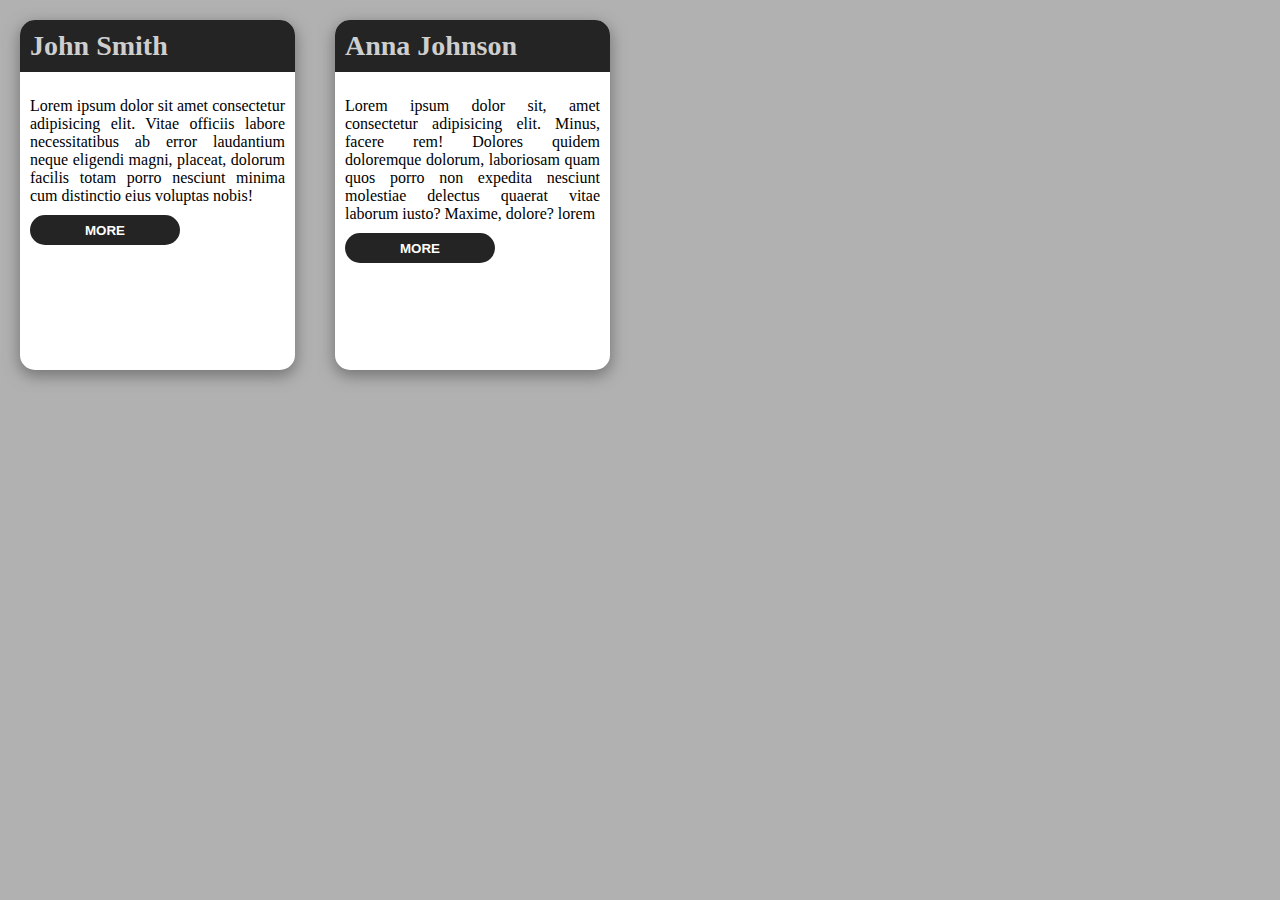
<file: css-karty/index.html>
<!DOCTYPE html>
<html lang="en">

<head>
    <meta charset="UTF-8">
    <meta http-equiv="X-UA-Compatible" content="IE=edge">
    <meta name="viewport" content="width=device-width, initial-scale=1.0">
    <link rel="stylesheet" href="./style.css">
    <title>Podstawy CSS</title>
</head>

<body>
    <!-- <div>
        <h1 class="pageTitle">Podstawy CSS</h1>
        <p>Krótki opis</p>
    </div>

    <div>
        <h1 class="minorTitle">Kolejny tytuł</h1>
    </div> -->

    <section class="cardWrapper">

        <article class="card">
            <h2 class="userName">John Smith</h2>
            <p class="userDesc">Lorem ipsum dolor sit amet consectetur adipisicing elit. Vitae officiis labore
                necessitatibus ab error laudantium neque eligendi magni, placeat, dolorum facilis totam porro nesciunt
                minima cum distinctio eius voluptas nobis!</p>
            <button class="userBtn">More</button>
        </article>

        <article class="card">
            <h2 class="userName">Anna Johnson</h2>
            <p class="userDesc">Lorem ipsum dolor sit, amet consectetur adipisicing elit. Minus, facere rem! Dolores
                quidem doloremque dolorum, laboriosam quam quos porro non expedita nesciunt molestiae delectus quaerat
                vitae laborum iusto? Maxime, dolore? lorem</p>
            <button class="userBtn">More</button>
        </article>





    </section>






</body>

</html>
</file>
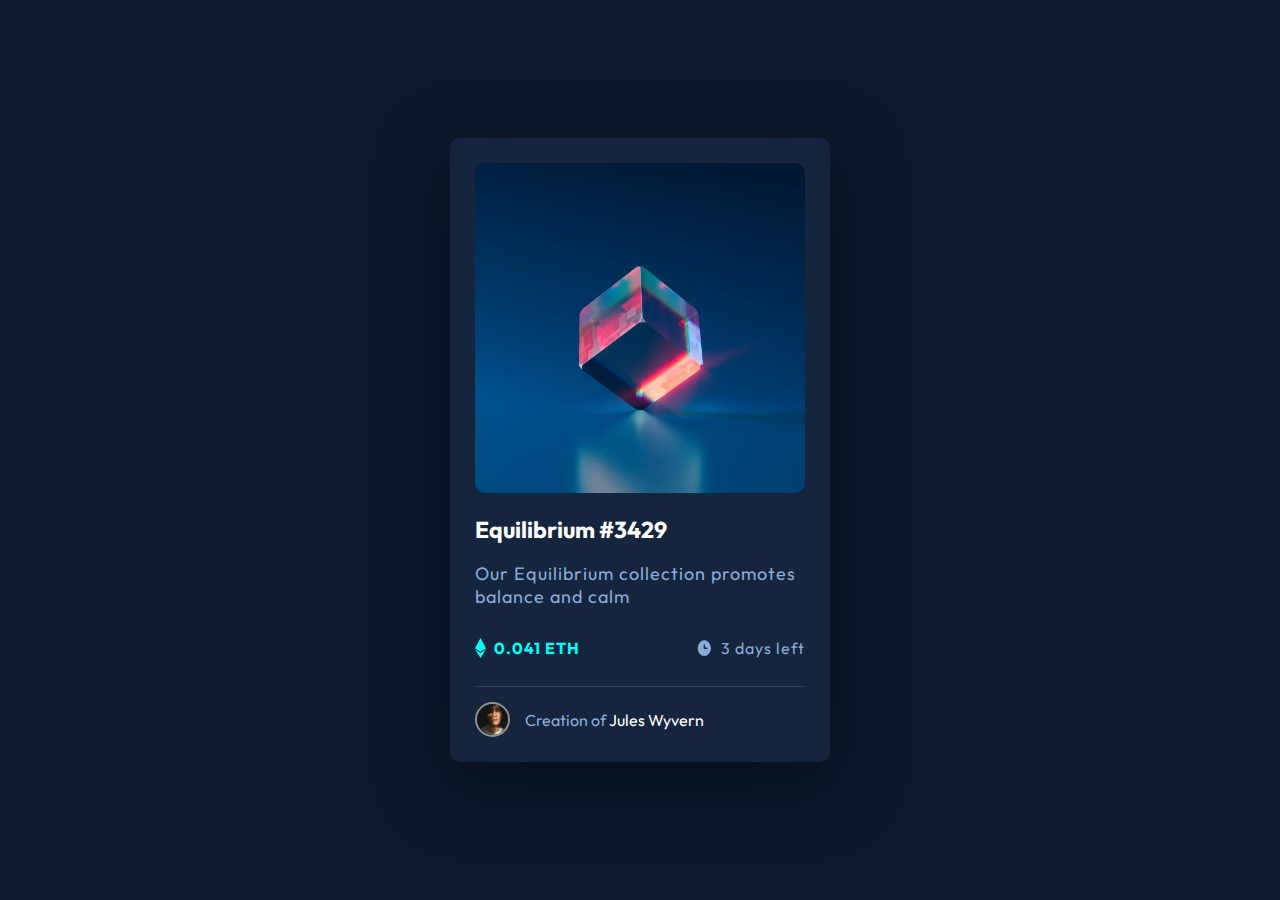
<file: cwiczenie1 karta/index.html>
<!DOCTYPE html>
<html lang="en">

<head>
  <meta charset="UTF-8">
  <meta name="viewport" content="width=device-width, initial-scale=1.0">
  <!-- displays site properly based on user's device -->
  <link rel="icon" type="image/png" sizes="32x32" href="./images/favicon-32x32.png">
  <link rel="preconnect" href="https://fonts.googleapis.com">
  <link rel="preconnect" href="https://fonts.gstatic.com" crossorigin>
  <link href="https://fonts.googleapis.com/css2?family=Outfit:wght@300;400;600&display=swap" rel="stylesheet">
  <title>Frontend Mentor | NFT preview card component</title>
  <link rel="stylesheet" href="./style.css">

</head>

<body>

  <main class="wrapper">
    <img class="wrapperImage" src="./images/image-equilibrium.jpg" alt="equilibrium">
    <h3 class="wrapperTitle">Equilibrium #3429</h3>
    <p class="wrapperDesc">Our Equilibrium collection promotes balance and calm </p>

    <div class="wrapperCash">

      <p class="wrapperCashInfo">
        <img src="./images/icon-ethereum.svg" alt="ethereum logo">
        0.041 ETH
      </p>

      <p class="wrapperCashTime">
        <img src="./images/icon-clock.svg" alt="">
        3 days left
      </p>

    </div>

    <div class="wrapperAuthor">
      <img src="./images/image-avatar.png" alt="author avatar">
      <p>Creation of <span>Jules Wyvern</span></p>
    </div>

  </main>


</body>

</html>
</file>
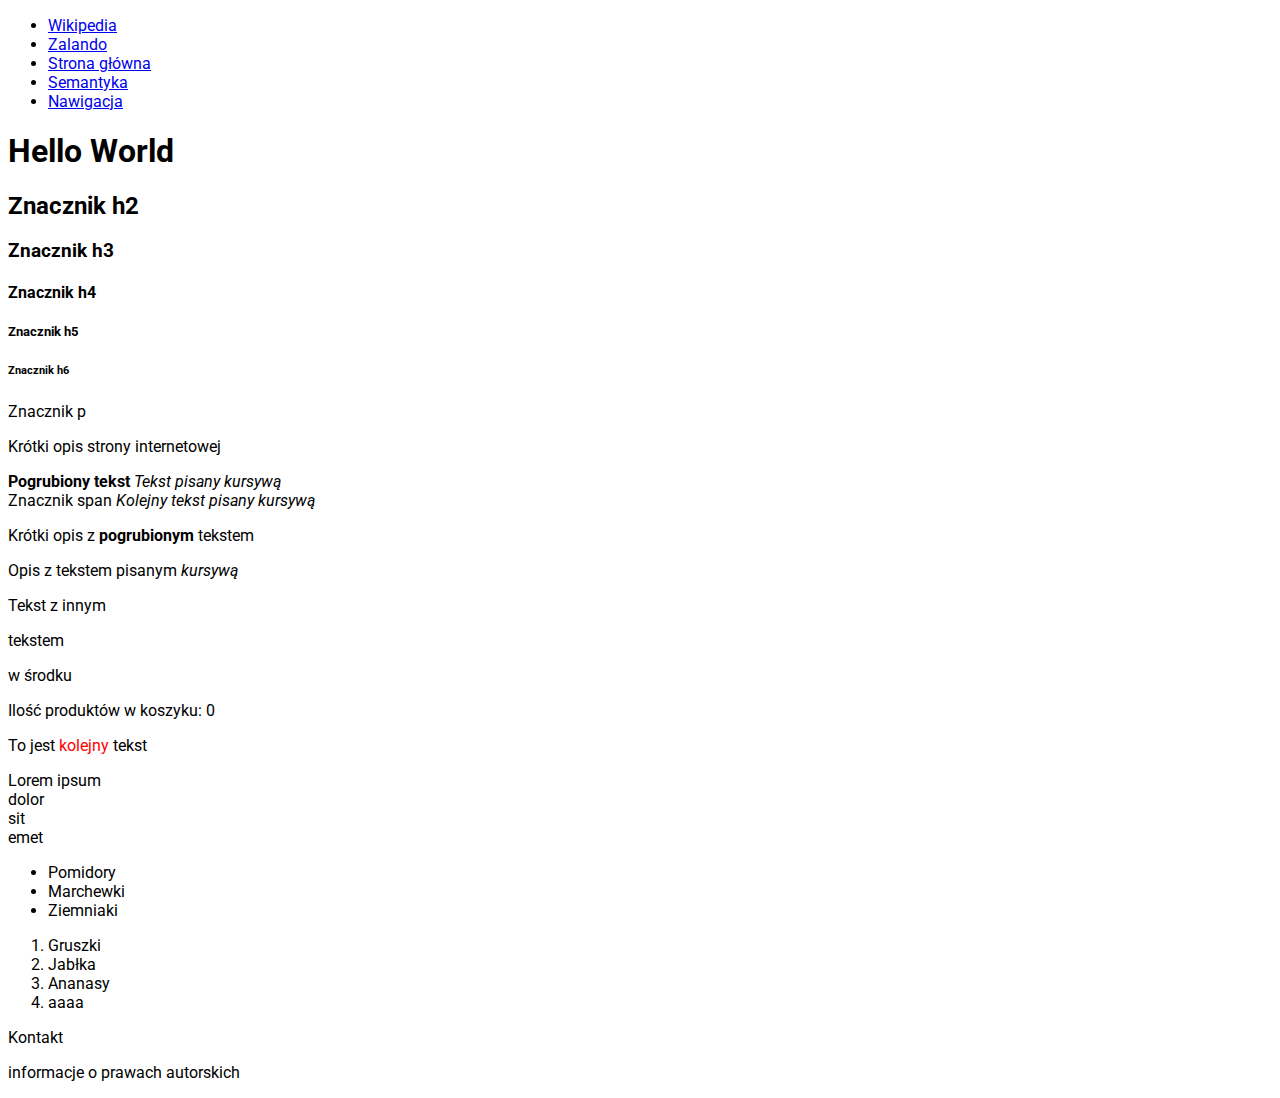
<file: html podstawy tabele formularze/index.html>
<!DOCTYPE html>

<html lang="en">

<head>
    <meta charset="UTF-8">
    <meta http-equiv="X-UA-Compatible" content="IE=edge">
    <meta name="viewport" content="width=device-width, initial-scale=1.0">
    <link rel="preconnect" href="https://fonts.googleapis.com">
    <link rel="preconnect" href="https://fonts.gstatic.com" crossorigin>
    <link href="https://fonts.googleapis.com/css2?family=Roboto:wght@100;300;400;700&display=swap" rel="stylesheet">
    <title>HTML</title>
</head>

<style>
    body {
        font-family: 'Roboto', sans-serif;
    }
</style>

<body>

    <header>
        <nav>
            <ul>
                <li>
                    <a href="https://pl.wikipedia.org/wiki/Wikipedia:Strona_g%C5%82%C3%B3wna">Wikipedia</a>
                </li>
                <li>
                    <a target="_blank" href="https://www.zalando.pl/kobiety-home/">Zalando</a>
                </li>
                <li>
                    <a href="./index.html">Strona główna</a>
                </li>
                <li>
                    <a href="./semantyka.html">Semantyka</a>
                </li>
                <li>
                    <a href="./nawigacja.html">Nawigacja</a>
                </li>
            </ul>
        </nav>
    </header>

    <!-- Headingi - nagłówki, używane jako tytuły:
 strony,sekcji,produktu,zdjęcia itd-->
    <div>
        <h1>Hello World</h1>
        <h2>Znacznik h2</h2>
        <h3>Znacznik h3</h3>
        <h4>Znacznik h4</h4>
        <h5>Znacznik h5</h5>
        <h6>Znacznik h6</h6>
    </div>

    <!-- paragraph - znacznik p, najczęściej występujący
znacznik tekstowy -->

    <main>
        <p>Znacznik p</p>
        <p>Krótki opis strony internetowej</p>
    </main>

    <section>
        <div>
            <strong>Pogrubiony tekst</strong>
            <em>Tekst pisany kursywą</em>
        </div>
        <div>
            <span>Znacznik span</span>
            <i>Kolejny tekst pisany kursywą</i>
        </div>
    </section>

    <div>
        <p>Krótki opis z <strong>pogrubionym</strong> tekstem </p>
        <p>Opis z tekstem pisanym <em>kursywą</em> </p>

        <p>Tekst z innym
        <p>tekstem</p> w środku</p>

        <p>Ilość produktów w koszyku: <span>0</span> </p>
        <p>To jest <span style="color:red">kolejny</span> tekst</p>

        <p>Lorem ipsum <br> dolor <br> sit <br> emet</p>
    </div>


    <div>
        <div>
            <!-- lista i jej elementy -->
            <ul>
                <li>Pomidory</li>
                <li>Marchewki</li>
                <li>Ziemniaki</li>
            </ul>
        </div>

        <div>
            <ol>
                <li>Gruszki</li>
                <li>Jabłka</li>
                <li>Ananasy</li>
                <li>aaaa</li>
            </ol>
        </div>
    </div>


    <!-- div - jeden ze znaczników pudełkowych, upraszcza 
    stylowanie i odczytywanie naszego
    kodu -->

    <!-- znaczniki semantyczne:
        section, header, main, footer, aside, nav, article -->

    <footer>
        <p>Kontakt</p>
        <p>informacje o prawach autorskich</p>
    </footer>





</body>




</html>
</file>
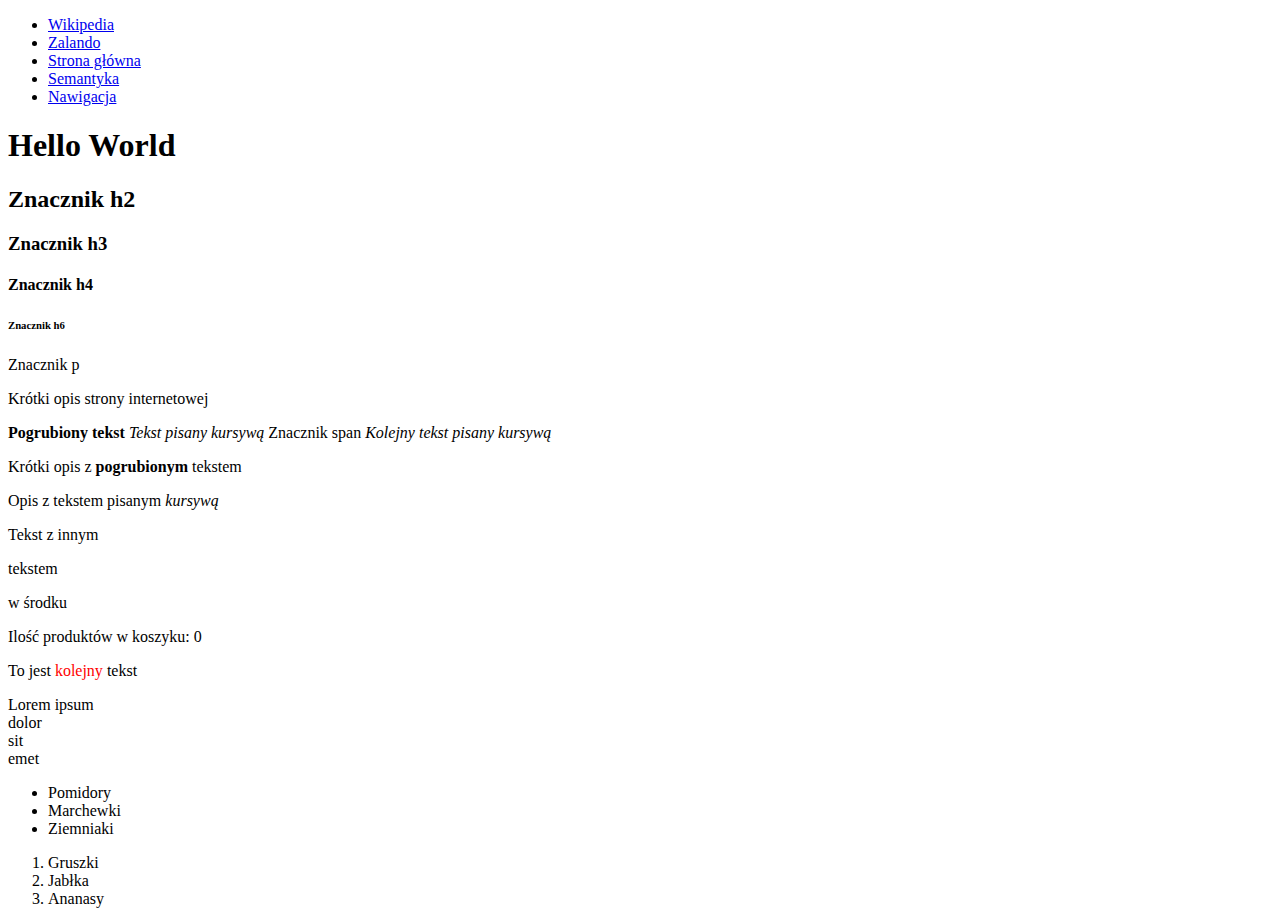
<file: html znaczniki nawigacja semantyka/index.html>
<!DOCTYPE html>

<html lang="en">

<head>
    <meta charset="UTF-8">
    <meta http-equiv="X-UA-Compatible" content="IE=edge">
    <meta name="viewport" content="width=device-width, initial-scale=1.0">
    <title>HTML</title>
</head>

<body>

    <header>
        <nav>
            <ul>
                <li>
                    <a href="https://pl.wikipedia.org/wiki/Wikipedia:Strona_g%C5%82%C3%B3wna">Wikipedia</a>
                </li>
                <li>
                    <a target="_blank" href="https://www.zalando.pl/kobiety-home/">Zalando</a>
                </li>
                <li>
                    <a href="./index.html">Strona główna</a>
                </li>
                <li>
                    <a href="./semantyka.html">Semantyka</a>
                </li>
                <li>
                    <a href="./nawigacja.html">Nawigacja</a>
                </li>
            </ul>
        </nav>
    </header>

    <!-- Headingi - nagłówki, używane jako tytuły:
 strony,sekcji,produktu,zdjęcia itd-->
    <div>
        <h1> Hello World </h1>
        <h2>Znacznik h2</h2>
        <h3>Znacznik h3</h3>
        <h4>Znacznik h4</h4>
        <h6>Znacznik h6</h6>
    </div>

    <!-- paragraph - znacznik p, najczęściej występujący
znacznik tekstowy -->

    <div>
        <p>Znacznik p</p>
        <p>Krótki opis strony internetowej</p>
    </div>

    <div>
        <strong>Pogrubiony tekst</strong>
        <em>Tekst pisany kursywą</em>
        <span>Znacznik span</span>
        <i>Kolejny tekst pisany kursywą</i>
    </div>

    <div>
        <p>Krótki opis z <strong>pogrubionym</strong> tekstem </p>
        <p>Opis z tekstem pisanym <em>kursywą</em> </p>

        <p>Tekst z innym
        <p>tekstem</p> w środku</p>

        <p>Ilość produktów w koszyku: <span>0</span> </p>
        <p>To jest <span style="color:red">kolejny</span> tekst</p>

        <p>Lorem ipsum <br> dolor <br> sit <br> emet</p>
    </div>


    <div>
        <div>
            <!-- lista i jej elementy -->
            <ul>
                <li>Pomidory</li>
                <li>Marchewki</li>
                <li>Ziemniaki</li>
            </ul>
        </div>

        <div>
            <ol>
                <li>Gruszki</li>
                <li>Jabłka</li>
                <li>Ananasy</li>
            </ol>
        </div>
    </div>


    <!-- div - jeden ze znaczników pudełkowych, upraszcza 
    stylowanie i odczytywanie naszego
    kodu -->

    <!-- znaczniki semantyczne:
        section, header, main, footer, aside, nav, article -->





</body>




</html>
</file>
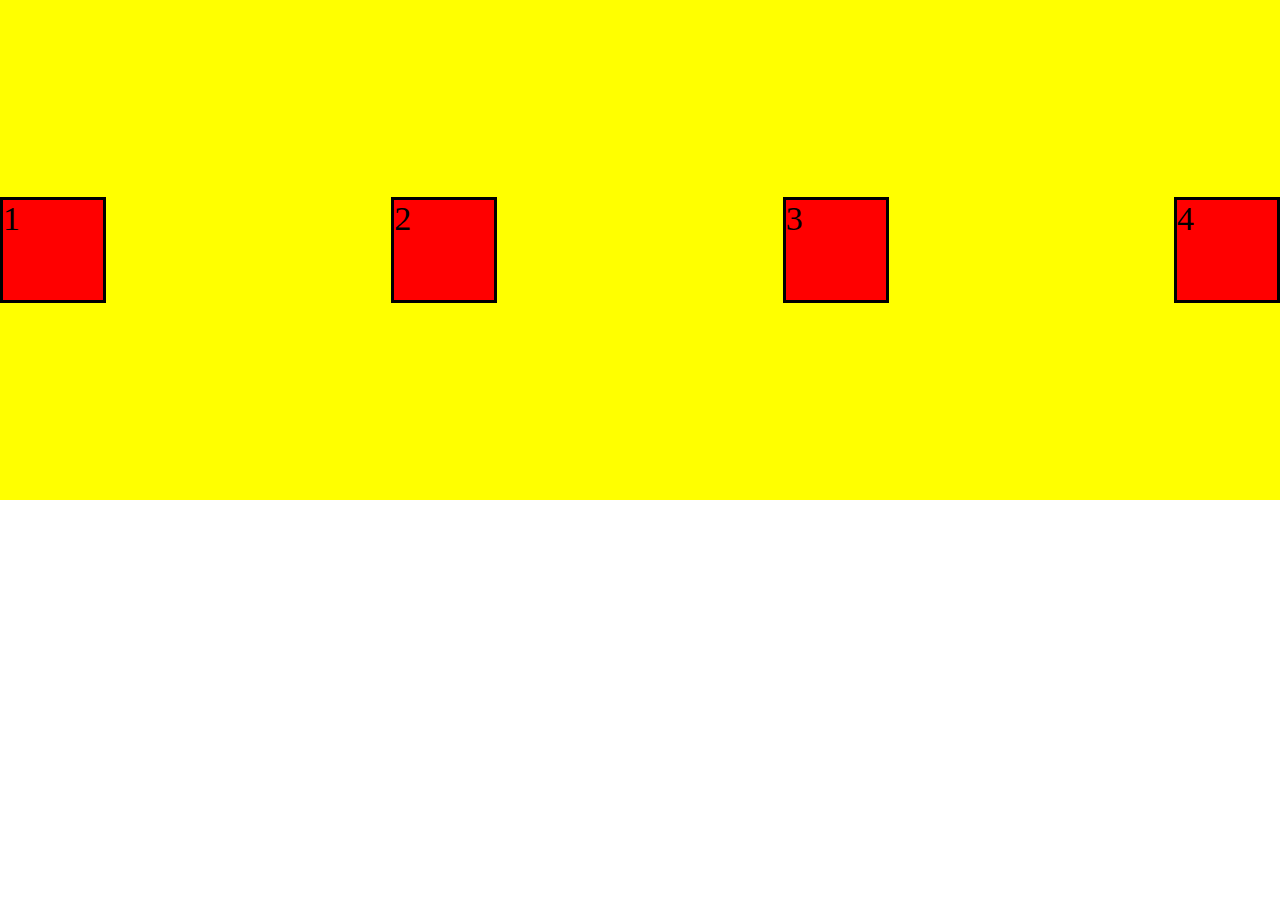
<file: lexbox/index.html>
<!DOCTYPE html>
<html lang="en">
<head>
    <meta charset="UTF-8">
    <meta http-equiv="X-UA-Compatible" content="IE=edge">
    <meta name="viewport" content="width=device-width, initial-scale=1.0">
    <title>Documenty</title>
    <link rel="stylesheet" href="./style.css">
</head>
<body>
    <section class="wrapper">
        <div class="square">1</div>
        <div class="square">2</div>
        <div class="square">3</div>
        <div class="square">4</div>
    </section>
   

</body>
</html>
</file>
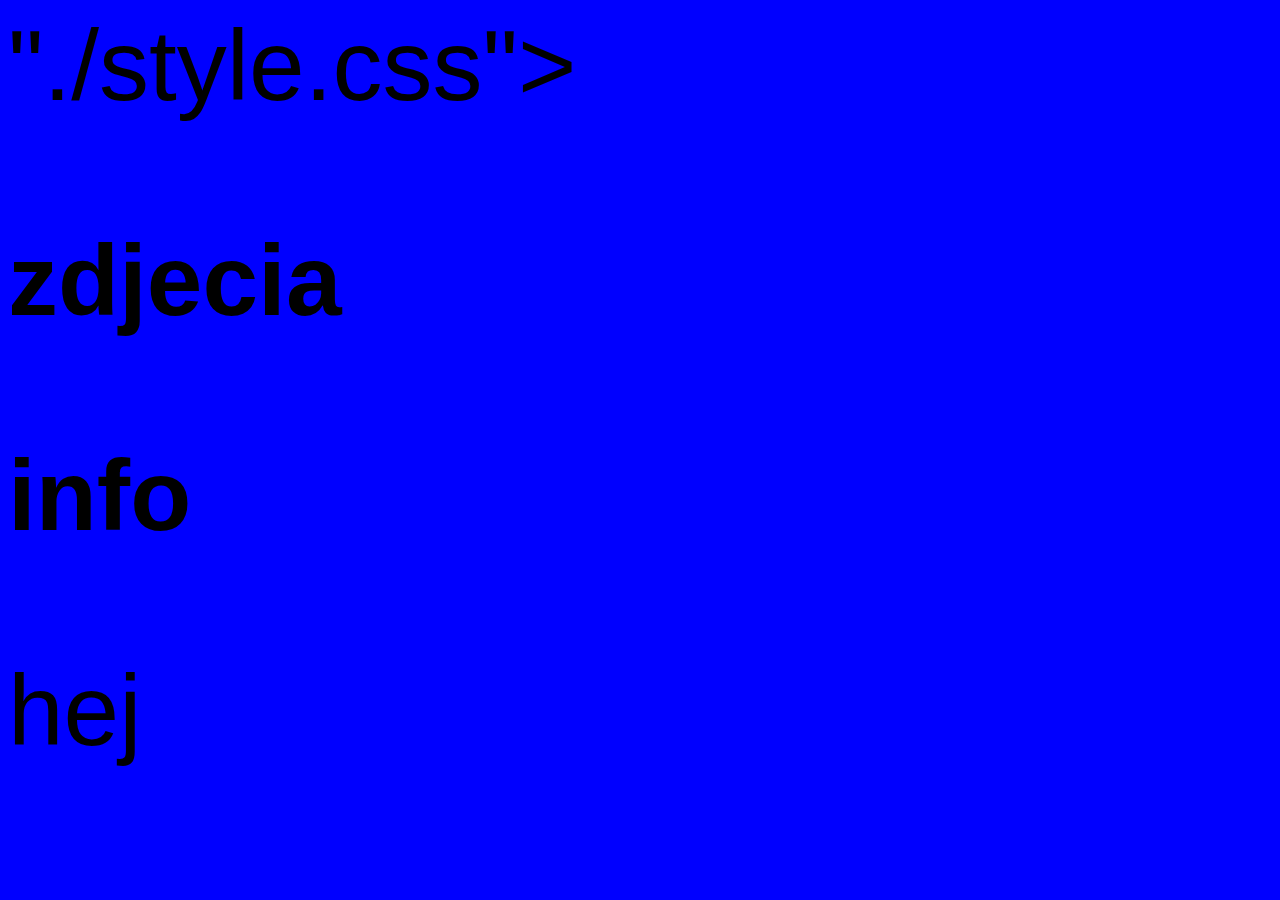
<file: nft-preview-card-component-main/index.html>
<!DOCTYPE html>
<html lang="en">
  <head>
    <meta charset="UTF-8" />
    <meta name="viewport" content="width=device-width, initial-scale=1.0" />
    <!-- displays site properly based on user's device -->

    <link
      rel="icon"
      type="image/png"
      sizes="32x32"
      href="./images/favicon-32x32.png"
    />
  </head><link>"./style.css">
  

  <style>
    *{font-size: 100px;background-color: blue;font-family: Arial, Helvetica, sans-serif;
  </style>
  <body>
    
    <header>
      <h1><menu></menu></h1>
    </header>
    <h2>zdjecia</h2>
    <h3>info</h3>
    <p>hej</p>
    <div>
      <strong
        ><i><em></em></i
      ></strong>
    </div>
  </body>
</html>
</file>
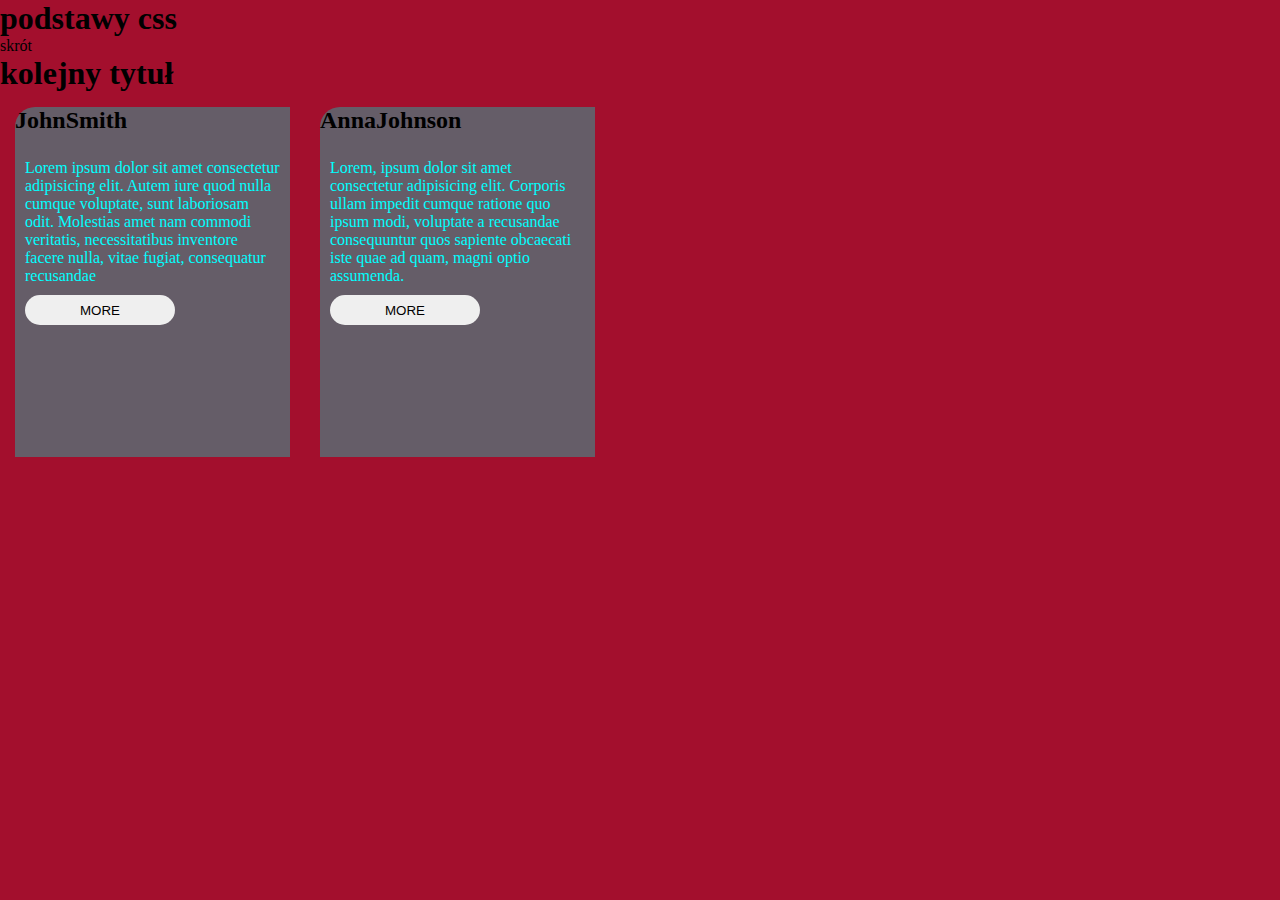
<file: podstawy css/index.html>
<!DOCTYPE html>
<html lang="en">
  <head>
    <meta charset="UTF-8" />
    <meta http-equiv="X-UA-Compatible" content="IE=edge" />
    <meta name="viewport" content="width=device-width, initial-scale=1.0" />
    <link rel="stylesheet" href="./style.css" />
    <title>Document</title>
  </head>
  <body>
    <div>
      <h1 class="pageTitle">podstawy css</h1>
      <p>skrót</p>
    </div>
    <div>
      <h1 class="minorTitle">kolejny tytuł</h1>
    </div>
    <section class="cardWrapper">
      <article class="card">
        <h2 class="userName">JohnSmith</h2>
        <p class="userDesc">
          Lorem ipsum dolor sit amet consectetur adipisicing elit. Autem iure
          quod nulla cumque voluptate, sunt laboriosam odit. Molestias amet nam
          commodi veritatis, necessitatibus inventore facere nulla, vitae
          fugiat, consequatur recusandae
        </p>
        <button class="userBtn">More</button>
     
    </article>
      <article class="card">
        <h2 class="userName">AnnaJohnson</h2>
        <p class="userDesc">
          Lorem, ipsum dolor sit amet consectetur adipisicing elit. Corporis
          ullam impedit cumque ratione quo ipsum modi, voluptate a recusandae
          consequuntur quos sapiente obcaecati iste quae ad quam, magni optio
          assumenda.
        </p>
        <button class="userBtn">More</button>
      </article>
    </section>
  </body>
</html>
</file>
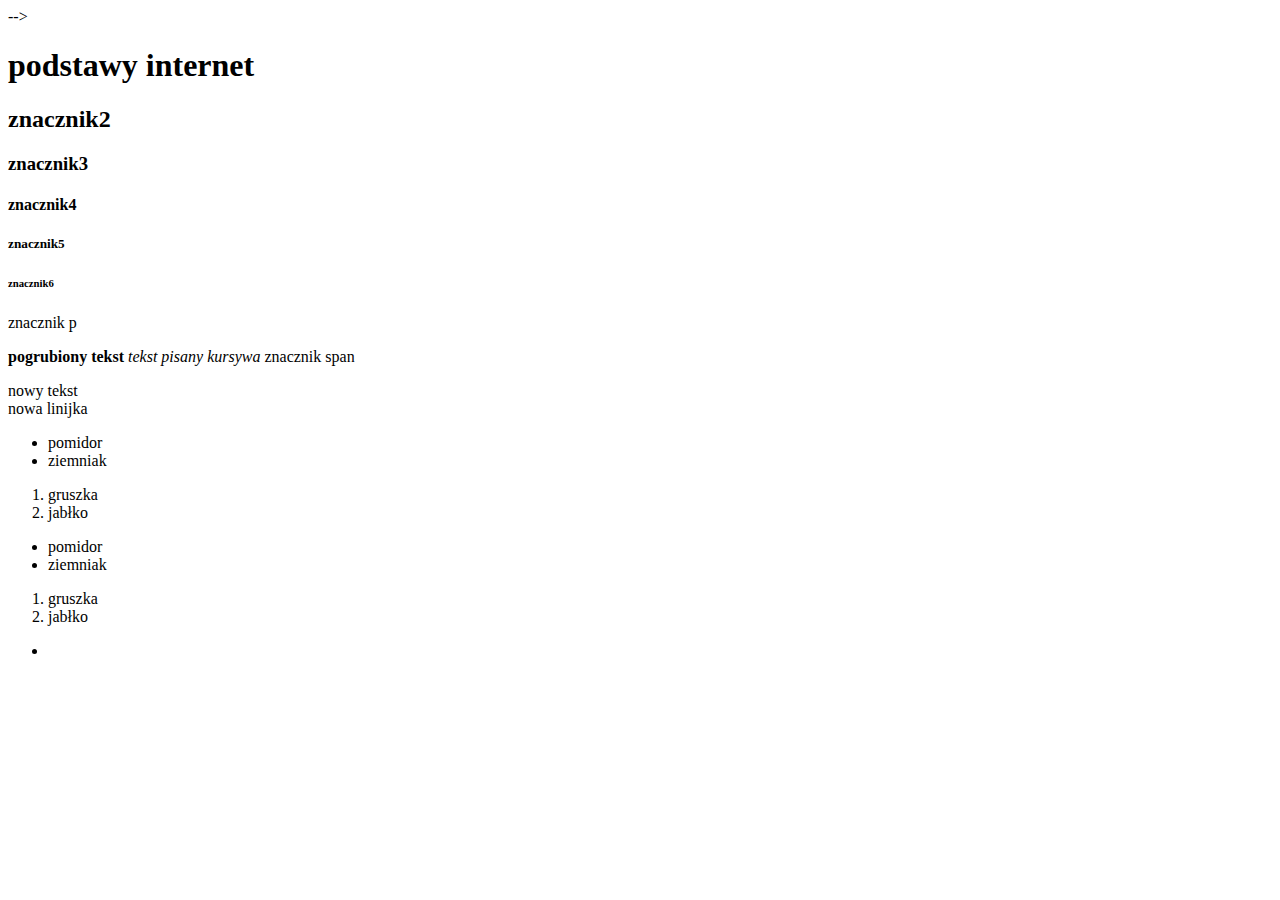
<file: podstawy html/index.html>
<!DOCTYPE html>
<html lang="en">

<head>
    <meta charset="UTF-8">
    <meta http-equiv="X-UA-Compatible" content="IE=edge">
    <meta name="viewport" content="width=device-width, initial-scale=1.0">
    <title>html></title>
</head>

<body>
    <!--Headingi - nagłówki, używane jako tutuły:strony, sekcji, produktu,zdjęcia itd-->-->
<div>
     <h1>podstawy internet</h1>
    <h2>znacznik2</h2>
    <h3>znacznik3</h3>
    <h4>znacznik4</h4>
    <h5>znacznik5</h5>
    <h6>znacznik6</h6>
</div>
   
    <!-- p -->
    <p> znacznik p</p>
    <strong>pogrubiony tekst</strong>
    <i>tekst pisany kursywa</i>
    <span>znacznik span</span>


<p> nowy tekst<br>nowa linijka </p>
<ul>
    <li>pomidor</li>
    <li>ziemniak</li>

</ul>
<ol>
    <li>gruszka</li>
    <li>jabłko</li>

</ol>
<div>
    <div>
        <ul>
            <li>pomidor</li>
            <li>ziemniak</li>
        
        </ul>
        <ol>
            <li>gruszka</li>
            <li>jabłko</li>
        
        </ol> 
    </div>
</div>


</body>
<header>
    <div></div>
    <nav><ul>
        <li></li>
        <a href="">
            
        </a>
    </ul></nav>
</header>

</html>
</file>
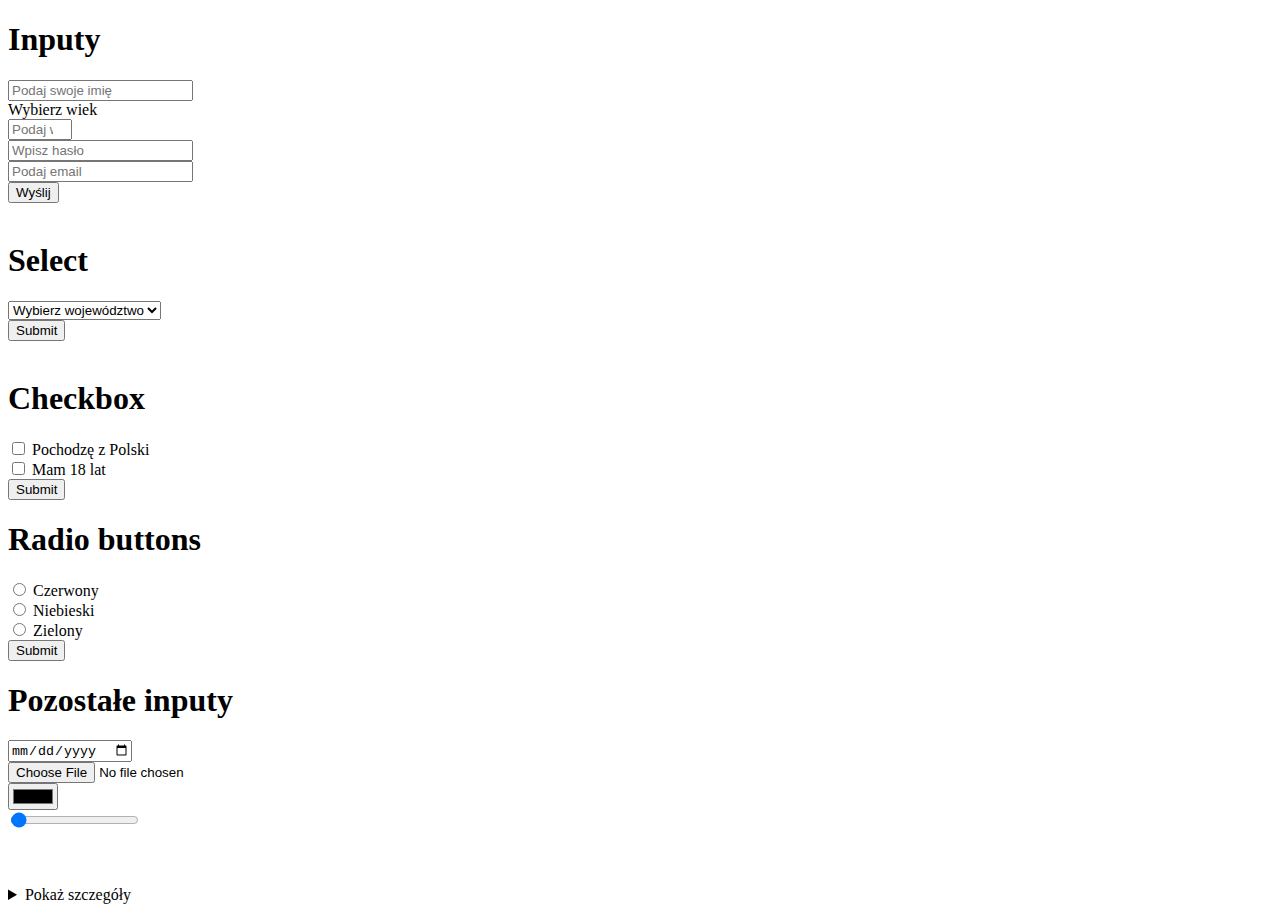
<file: html podstawy tabele formularze/formularz.html>
<!DOCTYPE html>
<html lang="en">

<head>
    <meta charset="UTF-8">
    <meta http-equiv="X-UA-Compatible" content="IE=edge">
    <meta name="viewport" content="width=device-width, initial-scale=1.0">
    <title>Document</title>
</head>

<body>

    <h1>Inputy</h1>
    <form action="./index.html">
        <input minlength="3" required type="text" placeholder="Podaj swoje imię">
        <br>
        <label for="ChooseAge">Wybierz wiek</label>
        <br>
        <input id="ChooseAge" min="18" max="130" required type="number" placeholder="Podaj wiek">
        <br>
        <input minlength="8" required type="password" placeholder="Wpisz hasło">
        <br>
        <input required type="email" placeholder="Podaj email">
        <br>
        <input type="submit" value="Wyślij">
    </form>

    <br>

    <h1>Select</h1>

    <form action="">
        <select required name="" id="">
            <option selected disabled value="">Wybierz województwo</option>
            <option value="Śląskie">Śląskie</option>
            <option value="Małopolskie">Małopolskie</option>
            <option value="Mazowieckie">Mazowieckie</option>
        </select>
        <br>
        <input type="submit">
    </form>

    <br>

    <h1>Checkbox</h1>

    <form action="./semantyka.html">
        <input id="Country" required type="checkbox">
        <label for="Country">Pochodzę z Polski</label>
        <br>
        <input id="Age" required type="checkbox">
        <label for="Age">Mam 18 lat</label>
        <br>
        <input type="submit">
    </form>

    <h1>Radio buttons</h1>

    <form action="">
        <input required name="colors" id="Answer1" type="radio" value="Czerwony">
        <label for="Answer1">Czerwony</label>
        <br>
        <input name="colors" id="Answer2" type="radio" value="Niebieski">
        <label for="Answer2">Niebieski</label>
        <br>
        <input name="colors" id="Answer3" type="radio" value="Zielony">
        <label for="Answer3">Zielony</label>
        <br>
        <input type="submit">
    </form>


    <h1>Pozostałe inputy</h1>

    <form action="">
        <input type="date">
        <br>
        <input type="file" name="" id="">
        <br>
        <input type="color" name="" id="">
        <br>
        <input min="0" max="100" value="1" type="range">
    </form>

    <br>
    <br>
    <br>

    <section>
        <details>
            <summary>Pokaż szczegóły</summary>
            <h2>aaaaa</h2>
            <p>Krótki opis</p>
            <p>kolejny krótki opis</p>
        </details>
    </section>

</body>

</html>
</file>
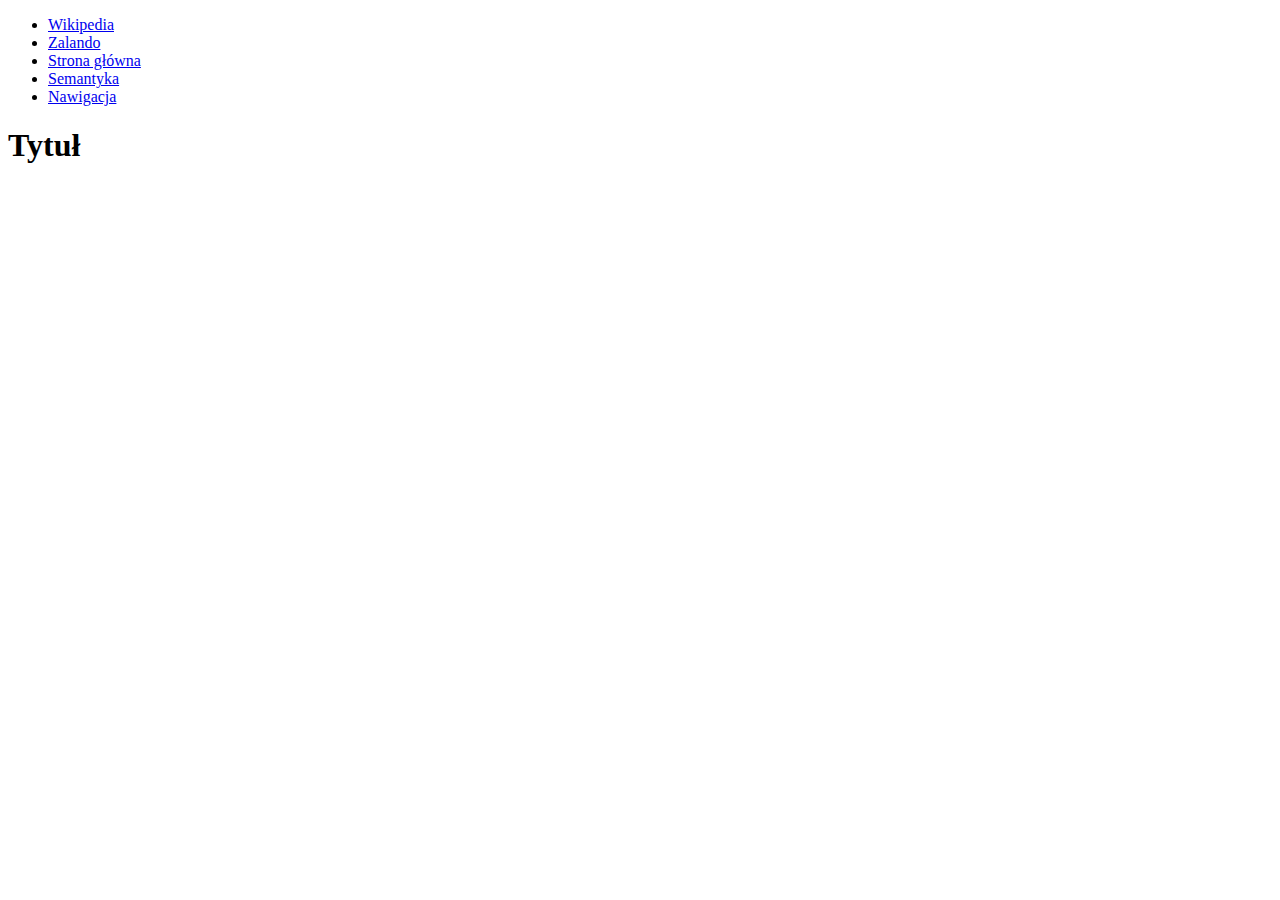
<file: html podstawy tabele formularze/semantyka.html>
<!DOCTYPE html>
<html lang="en">

<head>
    <meta charset="UTF-8">
    <meta http-equiv="X-UA-Compatible" content="IE=edge">
    <meta name="viewport" content="width=device-width, initial-scale=1.0">
    <title>Document</title>
</head>

<body>

    <header>
        <div></div>
        <nav>
            <ul>
                <li>
                    <a href="https://pl.wikipedia.org/wiki/Wikipedia:Strona_g%C5%82%C3%B3wna">Wikipedia</a>
                </li>
                <li>
                    <a target="_blank" href="https://www.zalando.pl/kobiety-home/">Zalando</a>
                </li>
                <li>
                    <a href="./index.html">Strona główna</a>
                </li>
                <li>
                    <a href="./semantyka.html">Semantyka</a>
                </li>
                <li>
                    <a href="./nawigacja.html">Nawigacja</a>
                </li>
            </ul>
        </nav>
    </header>

    <main>
        <h1>Tytuł</h1>
        <div>
            <p></p>
            <p></p>
        </div>
        <div></div>
    </main>

    <section>
        <div></div>
        <div>
            <article></article>
            <article></article>
        </div>
    </section>

    <section>
        <aside></aside>
    </section>

    <footer>
        <p></p>
        <p></p>
        <div></div>
    </footer>

</body>

</html>
</file>
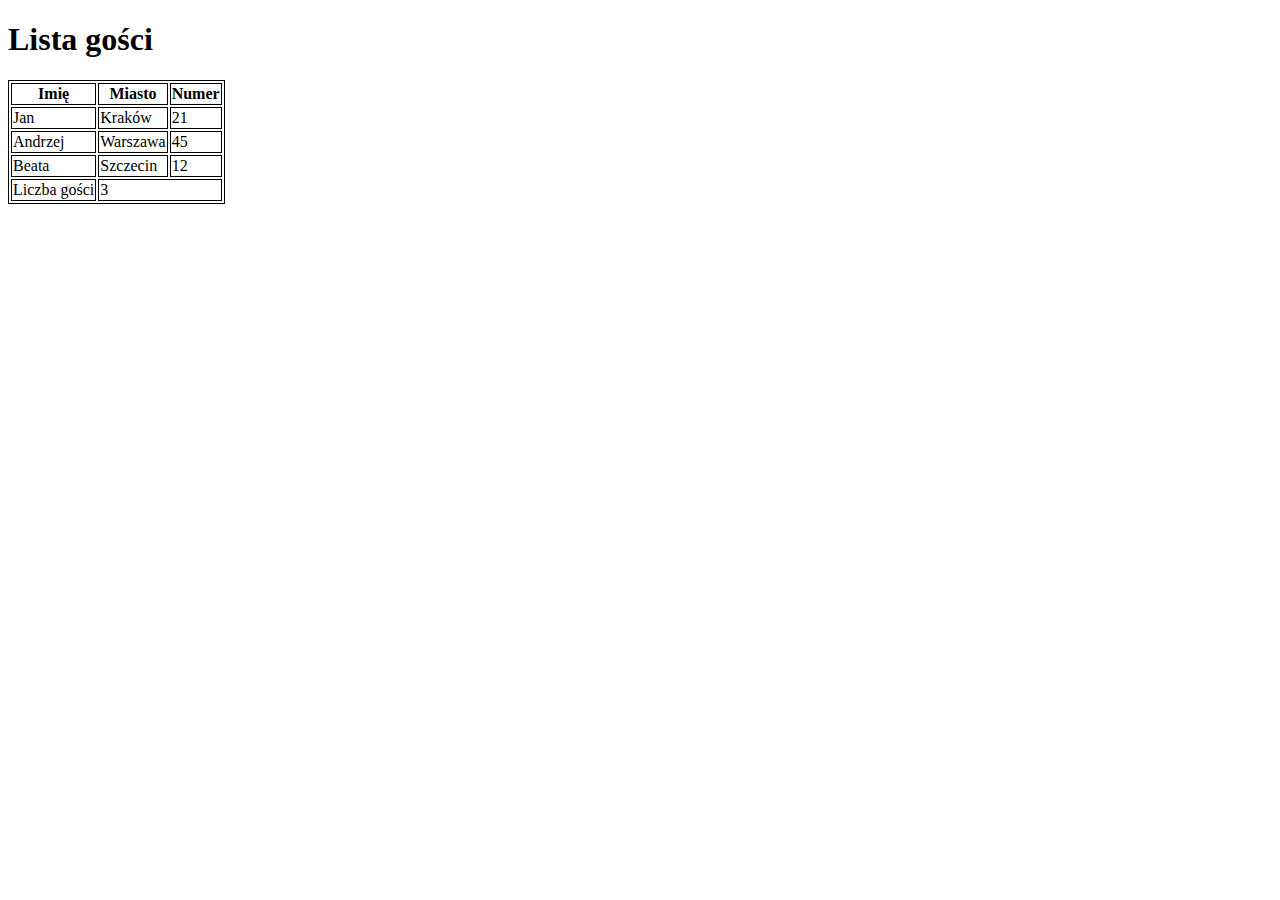
<file: html podstawy tabele formularze/tabele.html>
<!DOCTYPE html>
<html lang="en">

<head>
    <meta charset="UTF-8">
    <meta http-equiv="X-UA-Compatible" content="IE=edge">
    <meta name="viewport" content="width=device-width, initial-scale=1.0">
    <title>Document</title>
</head>

<style>
    table,
    td,
    th {
        border: 1px solid black;
    }
</style>


<body>
    <!-- table - tworzy tabelę -->
    <!-- thead - nagłówek tabeli -->
    <!-- tr - rząd tabeli -->
    <!-- th - pogrubiony tekst -->
    <!-- td - zwykły tekst -->
    <!-- tbody - tworzymy cialo tabeli -->

    <main>
        <h1>Lista gości</h1>
        <article>
            <table>
                <thead>
                    <tr>
                        <th>Imię</th>
                        <th>Miasto</th>
                        <th>Numer</th>
                    </tr>
                </thead>
                <tbody>
                    <tr>
                        <td>Jan</td>
                        <td>Kraków</td>
                        <td>21</td>
                    </tr>
                    <tr>
                        <td>Andrzej</td>
                        <td>Warszawa</td>
                        <td>45</td>
                    </tr>
                    <tr>
                        <td>Beata</td>
                        <td>Szczecin</td>
                        <td>12</td>
                    </tr>
                </tbody>

                <tfoot>
                    <td>Liczba gości</td>
                    <td colspan="2">3</td>
                </tfoot>
            </table>

        </article>
    </main>

    <div></div>
    <br>
    <br>
    <div></div>

</body>

</html>
</file>
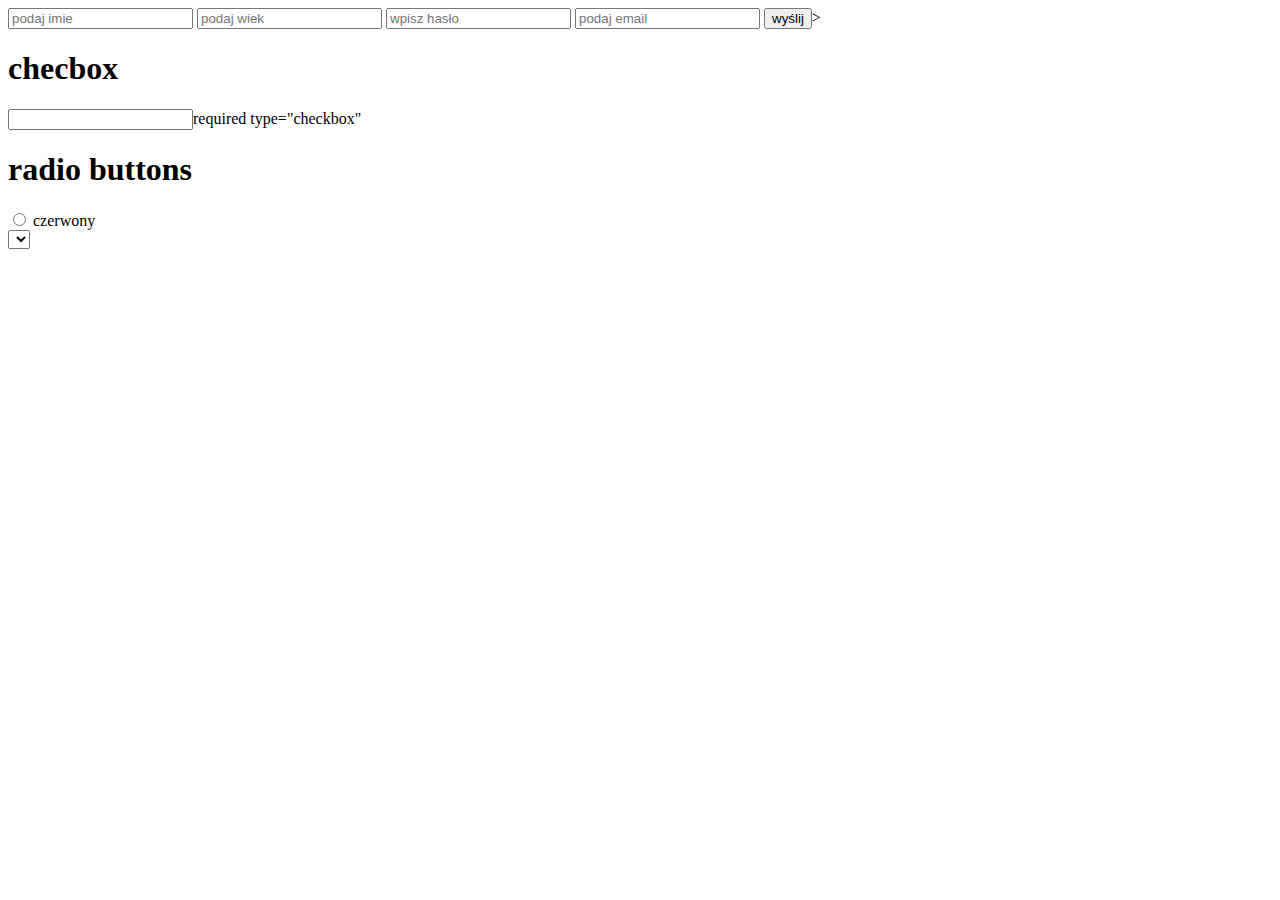
<file: html znaczniki nawigacja semantyka/formularz.html>
<!DOCTYPE html>
<html lang="en">

<head>
    <meta charset="UTF-8">
    <meta http-equiv="X-UA-Compatible" content="IE=edge">
    <meta name="viewport" content="width=device-width, initial-scale=1.0">
    <title>Document</title>
</head>

<body>
    <form action="">
        <input required type="tekst" placeholder="podaj imie">
        <input required type="NUMBER" placeholder="podaj wiek">
        <input minlength="8" required typy="password" placeholder="wpisz hasło">
        <input required type="email" placeholder="podaj email">
        <input type="submit" value="wyślij" </form action>>

        <br>
        <h1>checbox</h1>
        <form action="semantyka.html">
            <input id="country">required type="checkbox"</label>

            <h1> radio buttons</h1>

            <form action="">
                <input required name="colors" id="answers1" type="radio" value="zielony">
                <label for="answer1">czerwony</label>
                <br>




                </label>

            </form>
        </form>






        <form action="">

            <select name="id=">
                <option value="slaskie"></option>Slaskie</option>
            </select>

        </form action="">



    </form>

</body>

</html>
</file>
<file: css-karty/style.css>
* {
  box-sizing: border-box;
  margin: 0;
  padding: 0;
}

body {
  background-color: rgb(177, 177, 177);
}
.card {
  display: inline;
  background-color: #fff;
  width: 275px;
  min-height: 350px;
  box-shadow: 0px 5px 15px 1px rgb(117, 117, 117);
  /* margin-bottom: 35px;
  margin-top: 70px;
  margin-left: 15px; */
  margin: 20px;
  border-radius: 15px;
  float: left;
}
.userName {
  padding: 10px;
  font-size: 28px;
  border-top-left-radius: 15px;
  border-top-right-radius: 15px;
  color: rgb(206, 206, 206);
  background-color: rgb(36, 36, 36);
}
.userDesc {
  padding: 10px;
  margin-top: 15px;
  text-align: justify;
}
.userBtn {
  display: block;
  margin-left: 10px;
  width: 150px;
  height: 30px;
  background-color: rgb(36, 36, 36);
  color: #fff;
  text-transform: uppercase;
  font-weight: 700;
  border: none;
  border-radius: 15px;
  cursor: pointer;
}

/* display: block - wyswietla jedno pod drugim */
/* display: inline - jeden obok drugiego + nie działa width i height */
/* display: inline-block - jeden obok drugiego i działa width,height */
/* display:none - nic nie wyświetla */
</file>
<file: cwiczenie1 karta/style.css>
/* 
- Soft blue: hsl(215, 51%, 70%)
- Cyan: hsl(178, 100%, 50%)

- Very dark blue (main BG): hsl(217, 54%, 11%)
- Very dark blue (card BG): hsl(216, 50%, 16%)
- Very dark blue (line): hsl(215, 32%, 27%)
- White: hsl(0, 0%, 100%) */

* {
  margin: 0;
  padding: 0;
  box-sizing: border-box;
}
body {
  font-family: "Outfit", sans-serif;
  background-color: hsl(217, 54%, 11%);
  display: flex;
  justify-content: center;
  align-items: center;
  min-height: 100vh;
}

.wrapper {
  background-color: hsl(216, 50%, 16%);
  width: 380px;
  min-height: 600px;
  box-shadow: 0px 20px 65px 1px hsl(217, 57%, 7%);
  padding: 25px;
  border-radius: 10px;
}
.wrapperImage {
  width: 100%;
  border-radius: 10px;
}
.wrapperTitle {
  color: #fff;
  font-size: 23px;
  margin-top: 18px;
}
.wrapperDesc {
  color: hsl(215, 51%, 70%);
  font-size: 18px;
  margin-top: 18px;
  margin-bottom: 30px;
  letter-spacing: 1px;
}
.wrapperCashInfo {
  color: hsl(178, 100%, 50%);
  font-weight: 700;
  letter-spacing: 1px;
  display: flex;
  gap: 8px;
}
.wrapperCashTime {
  color: hsl(215, 51%, 70%);
  display: flex;
  gap: 8px;
  letter-spacing: 1px;
}
.wrapperCash {
  display: flex;
  justify-content: space-between;
  border-bottom: 1px solid hsl(215, 32%, 27%);
  padding-bottom: 28px;
}

.wrapperAuthor {
  display: flex;
  align-items: center;
  margin-top: 15px;
  gap: 15px;
}
.wrapperAuthor img {
  width: 35px;
  border: 2px solid rgb(145, 145, 145);
  border-radius: 50%;
}
.wrapperAuthor p {
  color: hsl(215, 51%, 70%);
}
.wrapperAuthor span {
  color: #fff;
}
</file>
<file: lexbox/style.css>
* {
  margin: 0;
  padding: 0;
}
.wrapper {
    display: flex;
    flex-direction: row;
  height: 500px;
  justify-content: space-between;
  align-items: center;
  background-color: yellow;
  box-sizing: border-box;
  gap: 20px;
}
.square {
  background-color: red;
  font-size: 34px;
  width: 100px;
  height: 100px;
  border: 3px solid black;
}
</file>
<file: podstawy css/style.css>
* {
  box-sizing: border-box;
  margin: 0;
  padding: 0;
}

body {
  background-color: rgb(163, 15, 45);
}
.card {
  display: inline;
  float: left;
  background-color: rgb(101, 93, 104);
  min-height: 350px;
  width: 275px;
  box-shadow: coral;
  border-top-left-radius: 15px;
  border-top-left-radius: 20px;
  margin: 15px;
  /*margin-bottom: 25px;*/
}
.UserName {
  font-size: 28px;
  color: rgb(128, 70, 70);
  background-color: red;
  padding: 10px;
  border-top-left-radius: 15px;
  border-top-left-radius: 20px;
}
.userDesc {
  padding: 10px;
  text-align: left;
  margin-top: 15px;
  min-height: 50px;
  color: aqua;
}
.userBtn {
  display: block;
  margin-left: 10px;
  width: 150px;
  height: 30px;
  color: black;
  text-transform: uppercase;
  border: none;
  border-radius: 15px;
  cursor: pointer;
}
</file>
